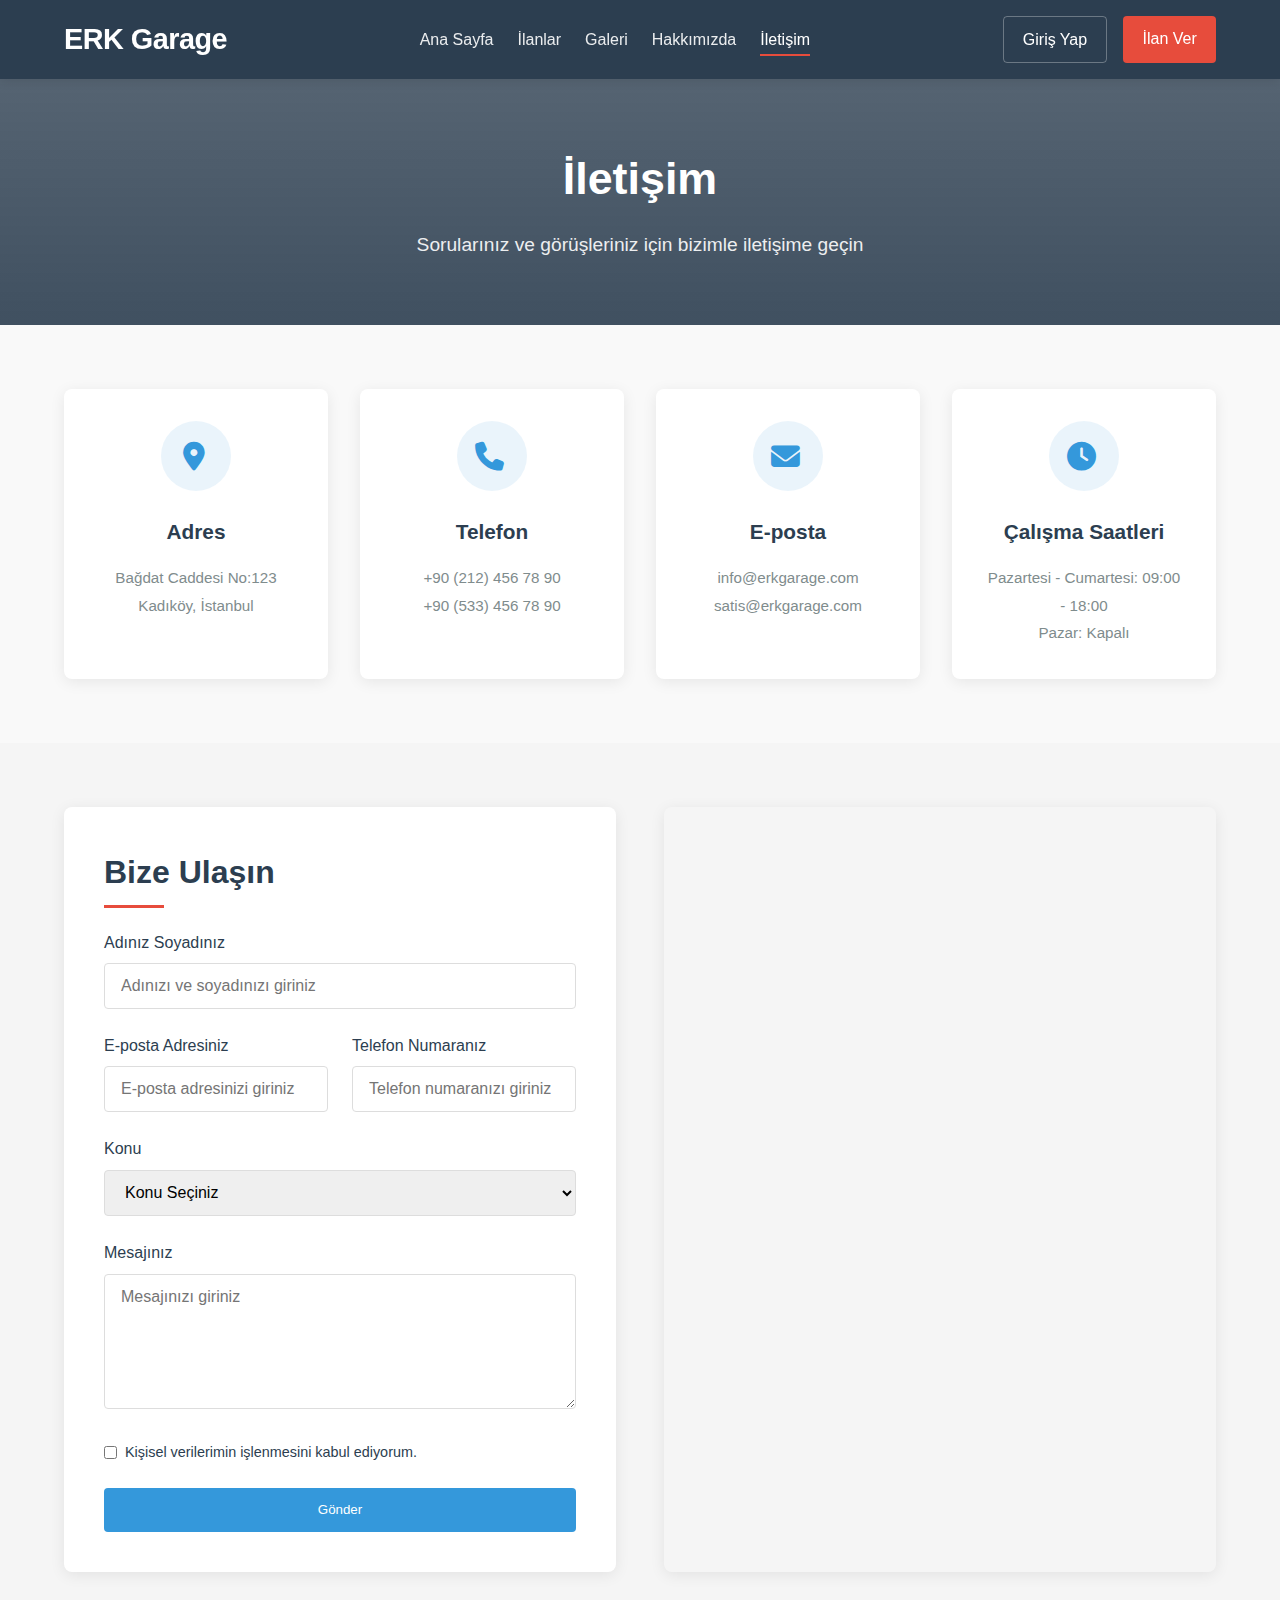
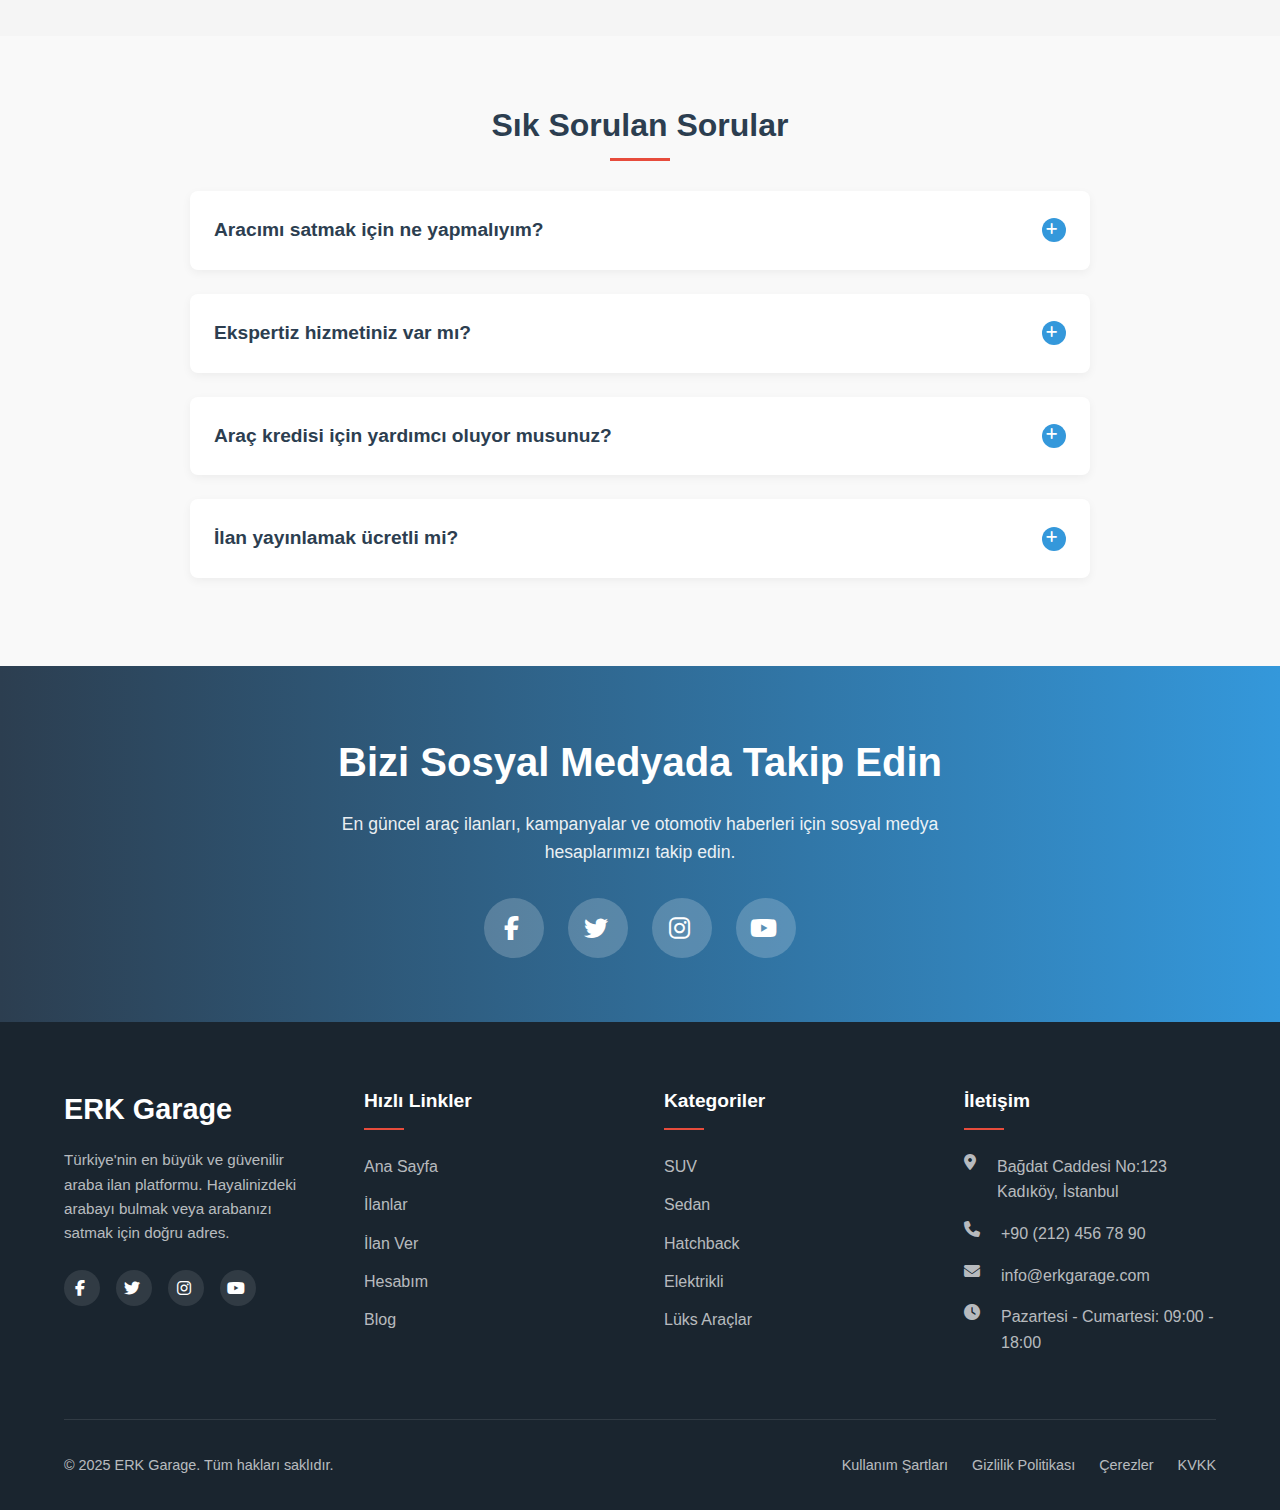
<file: samet eriklioglu proje/html/iletisim.html>
<!DOCTYPE html>
<html lang="tr">
<head>
    <meta charset="UTF-8">
    <meta name="viewport" content="width=device-width, initial-scale=1.0">
    <title>İletişim | ERK Garage</title>
    <link rel="stylesheet" href="../css/style.css">
    <link rel="stylesheet" href="../css/iletisim.css">
    <link rel="stylesheet" href="https://cdnjs.cloudflare.com/ajax/libs/font-awesome/6.4.0/css/all.min.css">
</head>
<body>
    <header>
        <div class="container">
            <div class="header-content">
                <div class="logo">ERK Garage</div>
                <nav>
                    <ul class="main-nav">
                        <li><a href="index.html">Ana Sayfa</a></li>
                        <li><a href="ilanlar.html">İlanlar</a></li>
                        <li><a href="galeri.html">Galeri</a></li>
                        <li><a href="hakkimizda.html">Hakkımızda</a></li>
                        <li><a href="iletisim.html" class="active">İletişim</a></li>
                    </ul>
                </nav>
                <div class="user-actions">
                    <a href="#" class="btn btn-light">Giriş Yap</a>
                    <a href="#" class="btn btn-secondary">İlan Ver</a>
                </div>
            </div>
        </div>
    </header>

    <section class="page-header" style="background: linear-gradient(rgba(44, 62, 80, 0.8), rgba(44, 62, 80, 0.9)), url('https://images.unsplash.com/photo-1553729459-efe14ef6055d?ixlib=rb-4.0.3&auto=format&fit=crop&w=1600&h=400&q=80') center/cover no-repeat;">
        <div class="container">
            <h1>İletişim</h1>
            <p>Sorularınız ve görüşleriniz için bizimle iletişime geçin</p>
        </div>
    </section>

    <section class="contact-info-section">
        <div class="container">
            <div class="contact-info-grid">
                <div class="contact-info-card">
                    <div class="contact-icon">
                        <i class="fas fa-map-marker-alt"></i>
                    </div>
                    <h3>Adres</h3>
                    <p>Bağdat Caddesi No:123<br>Kadıköy, İstanbul</p>
                </div>
                <div class="contact-info-card">
                    <div class="contact-icon">
                        <i class="fas fa-phone"></i>
                    </div>
                    <h3>Telefon</h3>
                    <p>+90 (212) 456 78 90<br>+90 (533) 456 78 90</p>
                </div>
                <div class="contact-info-card">
                    <div class="contact-icon">
                        <i class="fas fa-envelope"></i>
                    </div>
                    <h3>E-posta</h3>
                    <p>info@erkgarage.com<br>satis@erkgarage.com</p>
                </div>
                <div class="contact-info-card">
                    <div class="contact-icon">
                        <i class="fas fa-clock"></i>
                    </div>
                    <h3>Çalışma Saatleri</h3>
                    <p>Pazartesi - Cumartesi: 09:00 - 18:00<br>Pazar: Kapalı</p>
                </div>
            </div>
        </div>
    </section>

    <section class="contact-form-section">
        <div class="container">
            <div class="contact-wrapper">
                <div class="contact-form-container">
                    <h2 class="section-title">Bize Ulaşın</h2>
                    <form class="contact-form">
                        <div class="form-group">
                            <label for="name">Adınız Soyadınız</label>
                            <input type="text" id="name" name="name" placeholder="Adınızı ve soyadınızı giriniz" required>
                        </div>
                        <div class="form-row">
                            <div class="form-group">
                                <label for="email">E-posta Adresiniz</label>
                                <input type="email" id="email" name="email" placeholder="E-posta adresinizi giriniz" required>
                            </div>
                            <div class="form-group">
                                <label for="phone">Telefon Numaranız</label>
                                <input type="tel" id="phone" name="phone" placeholder="Telefon numaranızı giriniz">
                            </div>
                        </div>
                        <div class="form-group">
                            <label for="subject">Konu</label>
                            <select id="subject" name="subject">
                                <option value="">Konu Seçiniz</option>
                                <option value="sipariş">Satış Hakkında</option>
                                <option value="teknik">Teknik Destek</option>
                                <option value="öneri">Öneri/Şikayet</option>
                                <option value="diğer">Diğer</option>
                            </select>
                        </div>
                        <div class="form-group">
                            <label for="message">Mesajınız</label>
                            <textarea id="message" name="message" rows="6" placeholder="Mesajınızı giriniz" required></textarea>
                        </div>
                        <div class="form-group form-check">
                            <input type="checkbox" id="consent" name="consent" required>
                            <label for="consent">Kişisel verilerimin işlenmesini kabul ediyorum.</label>
                        </div>
                        <button type="submit" class="btn btn-primary btn-full">Gönder</button>
                    </form>
                </div>
                <div class="contact-map">
                    <iframe src="https://www.google.com/maps/embed?pb=!1m18!1m12!1m3!1d24085.99538006641!2d29.04549716885371!3d40.97160467652553!2m3!1f0!2f0!3f0!3m2!1i1024!2i768!4f13.1!3m3!1m2!1s0x14cac790b17d1907%3A0xd2d24ea3f5e5c85!2zS2FkxLFrw7Z5LCDEsHN0YW5idWw!5e0!3m2!1str!2str!4v1638014459524!5m2!1str!2str" width="100%" height="450" style="border:0;" allowfullscreen="" loading="lazy"></iframe>
                </div>
            </div>
        </div>
    </section>

    <section class="faq-section">
        <div class="container">
            <h2 class="section-title">Sık Sorulan Sorular</h2>
            <div class="faq-container">
                <div class="faq-item">
                    <div class="faq-question">
                        <h3>Aracımı satmak için ne yapmalıyım?</h3>
                        <span class="faq-toggle"><i class="fas fa-plus"></i></span>
                    </div>
                    <div class="faq-answer">
                        <p>Aracınızı satmak için websitemizdeki "İlan Ver" butonuna tıklayarak üyelik oluşturabilir ve ardından ilan verme formunu doldurarak aracınızı satışa çıkarabilirsiniz. Detaylı bilgi için bize telefonla da ulaşabilirsiniz.</p>
                    </div>
                </div>
                <div class="faq-item">
                    <div class="faq-question">
                        <h3>Ekspertiz hizmetiniz var mı?</h3>
                        <span class="faq-toggle"><i class="fas fa-plus"></i></span>
                    </div>
                    <div class="faq-answer">
                        <p>Evet, anlaşmalı olduğumuz ekspertiz merkezlerinde indirimli olarak araç kontrolü yaptırabilirsiniz. Premium üyelerimiz için bu hizmet ücretsizdir. Ayrıca talep edilmesi durumunda ekspertiz raporlarını dijital olarak da sunabiliyoruz.</p>
                    </div>
                </div>
                <div class="faq-item">
                    <div class="faq-question">
                        <h3>Araç kredisi için yardımcı oluyor musunuz?</h3>
                        <span class="faq-toggle"><i class="fas fa-plus"></i></span>
                    </div>
                    <div class="faq-answer">
                        <p>Evet, anlaşmalı bankalarımız aracılığıyla araç kredisi başvurusu yapmanıza yardımcı oluyoruz. Ofisimize gelerek ya da telefonla bize ulaşarak kredi seçenekleri hakkında bilgi alabilirsiniz.</p>
                    </div>
                </div>
                <div class="faq-item">
                    <div class="faq-question">
                        <h3>İlan yayınlamak ücretli mi?</h3>
                        <span class="faq-toggle"><i class="fas fa-plus"></i></span>
                    </div>
                    <div class="faq-answer">
                        <p>Standart üyelerimiz için aylık 1 adet ücretsiz ilan hakkı bulunmaktadır. Premium üyelerimiz ise sınırsız ilan verebilir ve ilanları öne çıkarma gibi ek avantajlardan yararlanabilir. Detaylı bilgi için "Üyelik Paketleri" sayfamızı ziyaret edebilirsiniz.</p>
                    </div>
                </div>
            </div>
        </div>
    </section>

    <section class="call-to-action">
        <div class="container">
            <div class="cta-content">
                <h2>Bizi Sosyal Medyada Takip Edin</h2>
                <p>En güncel araç ilanları, kampanyalar ve otomotiv haberleri için sosyal medya hesaplarımızı takip edin.</p>
                <div class="social-links-large">
                    <a href="#" class="social-icon-large"><i class="fab fa-facebook-f"></i></a>
                    <a href="#" class="social-icon-large"><i class="fab fa-twitter"></i></a>
                    <a href="#" class="social-icon-large"><i class="fab fa-instagram"></i></a>
                    <a href="#" class="social-icon-large"><i class="fab fa-youtube"></i></a>
                </div>
            </div>
        </div>
    </section>

    <footer>
        <div class="container">
            <div class="footer-content">
                <div class="footer-col">
                    <div class="footer-logo">ERK Garage</div>
                    <p>Türkiye'nin en büyük ve güvenilir araba ilan platformu. Hayalinizdeki arabayı bulmak veya arabanızı satmak için doğru adres.</p>
                    <div class="social-links">
                        <a href="#" class="social-icon"><i class="fab fa-facebook-f"></i></a>
                        <a href="#" class="social-icon"><i class="fab fa-twitter"></i></a>
                        <a href="#" class="social-icon"><i class="fab fa-instagram"></i></a>
                        <a href="#" class="social-icon"><i class="fab fa-youtube"></i></a>
                    </div>
                </div>
                <div class="footer-col">
                    <h4>Hızlı Linkler</h4>
                    <ul class="footer-links">
                        <li><a href="index.html">Ana Sayfa</a></li>
                        <li><a href="ilanlar.html">İlanlar</a></li>
                        <li><a href="#">İlan Ver</a></li>
                        <li><a href="hesabim.html">Hesabım</a></li>
                        <li><a href="#">Blog</a></li>
                    </ul>
                </div>
                <div class="footer-col">
                    <h4>Kategoriler</h4>
                    <ul class="footer-links">
                        <li><a href="#">SUV</a></li>
                        <li><a href="#">Sedan</a></li>
                        <li><a href="#">Hatchback</a></li>
                        <li><a href="#">Elektrikli</a></li>
                        <li><a href="#">Lüks Araçlar</a></li>
                    </ul>
                </div>
                <div class="footer-col">
                    <h4>İletişim</h4>
                    <ul class="contact-info">
                        <li><i class="fas fa-map-marker-alt"></i> Bağdat Caddesi No:123 Kadıköy, İstanbul</li>
                        <li><i class="fas fa-phone"></i> +90 (212) 456 78 90</li>
                        <li><i class="fas fa-envelope"></i> info@erkgarage.com</li>
                        <li><i class="fas fa-clock"></i> Pazartesi - Cumartesi: 09:00 - 18:00</li>
                    </ul>
                </div>
            </div>
            <div class="footer-bottom">
                <p>&copy; 2025 ERK Garage. Tüm hakları saklıdır.</p>
                <ul class="footer-legal">
                    <li><a href="#">Kullanım Şartları</a></li>
                    <li><a href="#">Gizlilik Politikası</a></li>
                    <li><a href="#">Çerezler</a></li>
                    <li><a href="#">KVKK</a></li>
                </ul>
            </div>
        </div>
    </footer>

    <script>
        // FAQ toggle fonksiyonu
        document.addEventListener('DOMContentLoaded', function() {
            const faqItems = document.querySelectorAll('.faq-question');
            
            faqItems.forEach(item => {
                item.addEventListener('click', function() {
                    const parent = this.parentElement;
                    const icon = this.querySelector('.faq-toggle i');
                    
                    // Tüm diğer açık olan FAQ'ları kapat
                    document.querySelectorAll('.faq-item').forEach(faq => {
                        if (faq !== parent && faq.classList.contains('active')) {
                            faq.classList.remove('active');
                            faq.querySelector('.faq-toggle i').classList.remove('fa-minus');
                            faq.querySelector('.faq-toggle i').classList.add('fa-plus');
                        }
                    });
                    
                    // Tıklanan FAQ'yu aç/kapat
                    parent.classList.toggle('active');
                    
                    if (parent.classList.contains('active')) {
                        icon.classList.remove('fa-plus');
                        icon.classList.add('fa-minus');
                    } else {
                        icon.classList.remove('fa-minus');
                        icon.classList.add('fa-plus');
                    }
                });
            });
        });
    </script>
</body>
</html>
</file>
<file: samet eriklioglu proje/css/style.css>
:root {
    --primary: #2c3e50;
    --secondary: #e74c3c;
    --light: #ecf0f1;
    --dark: #1a252f;
    --accent: #3498db;
    --success: #2ecc71;
    --gray: #7f8c8d;
    --lightgray: #f5f5f5;
    --border: #ddd;
    --shadow: rgba(0, 0, 0, 0.1);
}

* {
    margin: 0;
    padding: 0;
    box-sizing: border-box;
    font-family: 'Segoe UI', Tahoma, Geneva, Verdana, sans-serif;
}

body {
    background-color: #f9f9f9;
    color: var(--dark);
    line-height: 1.6;
}

a {
    text-decoration: none;
    color: inherit;
}

ul {
    list-style: none;
}

img {
    max-width: 100%;
    height: auto;
    display: block;
}

.container {
    width: 90%;
    max-width: 1200px;
    margin: 0 auto;
}

/* Header Styles */
header {
    background-color: var(--primary);
    color: white;
    padding: 1rem 0;
    box-shadow: 0 2px 10px rgba(0, 0, 0, 0.1);
    position: sticky;
    top: 0;
    z-index: 100;
}

.header-content {
    display: flex;
    justify-content: space-between;
    align-items: center;
}

.logo {
    font-size: 1.8rem;
    font-weight: 700;
    color: white;
    letter-spacing: -0.5px;
}

.main-nav {
    display: flex;
    gap: 1.5rem;
}

.main-nav a {
    color: rgba(255, 255, 255, 0.9);
    font-weight: 500;
    padding: 0.5rem 0;
    position: relative;
    transition: color 0.3s;
}

.main-nav a:hover,
.main-nav a.active {
    color: white;
}

.main-nav a.active:after {
    content: '';
    position: absolute;
    bottom: 0;
    left: 0;
    width: 100%;
    height: 2px;
    background-color: var(--secondary);
}

.user-actions {
    display: flex;
    gap: 1rem;
}

/* Button Styles */
.btn {
    display: inline-block;
    padding: 0.6rem 1.2rem;
    border-radius: 4px;
    font-weight: 500;
    text-align: center;
    cursor: pointer;
    transition: all 0.3s;
}

.btn-light {
    background-color: transparent;
    color: white;
    border: 1px solid rgba(255, 255, 255, 0.3);
}

.btn-light:hover {
    background-color: rgba(255, 255, 255, 0.1);
}

.btn-primary {
    background-color: var(--accent);
    color: white;
    border: none;
}

.btn-primary:hover {
    background-color: #2980b9;
}

.btn-secondary {
    background-color: var(--secondary);
    color: white;
    border: none;
}

.btn-secondary:hover {
    background-color: #c0392b;
}

.btn-outline {
    background-color: transparent;
    border: 1px solid var(--gray);
    color: var(--dark);
}

.btn-outline:hover {
    background-color: var(--lightgray);
}

.btn-outline-primary {
    background-color: transparent;
    border: 1px solid var(--accent);
    color: var(--accent);
}

.btn-outline-primary:hover {
    background-color: var(--accent);
    color: white;
}

.btn-lg {
    padding: 0.8rem 1.8rem;
    font-size: 1.1rem;
}

/* Hero Section */
.hero {
    background: linear-gradient(rgba(44, 62, 80, 0.8), rgba(44, 62, 80, 0.9)), url('/api/placeholder/1600/800') center/cover no-repeat;
    color: white;
    padding: 5rem 0;
    text-align: center;
}

.hero-content h1 {
    font-size: 2.8rem;
    margin-bottom: 1rem;
    font-weight: 600;
}

.hero-content p {
    font-size: 1.2rem;
    margin-bottom: 2rem;
    opacity: 0.9;
}

.search-box {
    background-color: rgba(255, 255, 255, 0.1);
    padding: 2rem;
    border-radius: 8px;
    max-width: 900px;
    margin: 0 auto;
}

.search-group {
    display: flex;
    flex-wrap: wrap;
    gap: 1rem;
}

.search-group select,
.search-group button {
    flex: 1;
    padding: 0.8rem 1rem;
    border-radius: 4px;
    border: none;
    font-size: 1rem;
    min-width: 150px;
}

.search-group select {
    background-color: white;
    color: var(--dark);
}

/* Section Styles */
section {
    padding: 4rem 0;
}

.section-title {
    text-align: center;
    font-size: 2rem;
    margin-bottom: 2.5rem;
    position: relative;
    color: var(--primary);
}

.section-title:after {
    content: '';
    position: absolute;
    bottom: -10px;
    left: 50%;
    transform: translateX(-50%);
    width: 60px;
    height: 3px;
    background-color: var(--secondary);
}

/* Featured Cars */
.car-grid {
    display: grid;
    grid-template-columns: repeat(auto-fit, minmax(350px, 1fr));
    gap: 2rem;
}

.car-card {
    background-color: white;
    border-radius: 8px;
    overflow: hidden;
    box-shadow: 0 4px 15px rgba(0, 0, 0, 0.1);
    transition: transform 0.3s;
    position: relative;
}

.car-card:hover {
    transform: translateY(-5px);
}

.car-badge {
    position: absolute;
    top: 15px;
    right: 15px;
    background-color: var(--accent);
    color: white;
    padding: 0.3rem 0.8rem;
    border-radius: 4px;
    font-size: 0.8rem;
    font-weight: 500;
    z-index: 2;
}

.car-badge.premium {
    background-color: var(--secondary);
}

.car-image {
    height: 220px;
    position: relative;
    overflow: hidden;
}

.car-image img {
    width: 100%;
    height: 100%;
    object-fit: cover;
    transition: transform 0.5s;
}

.car-card:hover .car-image img {
    transform: scale(1.05);
}

.car-info {
    padding: 1.5rem;
}

.car-title {
    display: flex;
    justify-content: space-between;
    align-items: flex-start;
    margin-bottom: 1rem;
}

.car-title h3 {
    font-size: 1.3rem;
    font-weight: 600;
    color: var(--primary);
}

.car-price {
    font-size: 1.2rem;
    font-weight: 700;
    color: var(--secondary);
}

.car-details {
    display: flex;
    flex-wrap: wrap;
    gap: 1rem;
    margin-bottom: 1rem;
    font-size: 0.9rem;
    color: var(--gray);
}

.car-details span {
    display: flex;
    align-items: center;
    gap: 0.3rem;
}

.car-description {
    margin-bottom: 1.2rem;
    color: var(--gray);
    font-size: 0.95rem;
    line-height: 1.5;
}

.car-actions {
    display: flex;
    gap: 1rem;
}

.view-more {
    text-align: center;
    margin-top: 3rem;
}

/* Brand Grid */
.brand-grid {
    display: grid;
    grid-template-columns: repeat(auto-fit, minmax(150px, 1fr));
    gap: 1.5rem;
    margin-top: 1rem;
}

.brand-item {
    display: flex;
    flex-direction: column;
    align-items: center;
    padding: 1.5rem;
    background-color: white;
    border-radius: 8px;
    box-shadow: 0 3px 10px rgba(0, 0, 0, 0.08);
    transition: all 0.3s;
}

.brand-item:hover {
    transform: translateY(-5px);
    box-shadow: 0 5px 15px rgba(0, 0, 0, 0.1);
}

.brand-icon {
    width: 60px;
    height: 60px;
    border-radius: 50%;
    background-color: var(--lightgray);
    display: flex;
    align-items: center;
    justify-content: center;
    font-size: 1.8rem;
    font-weight: bold;
    color: var(--primary);
    margin-bottom: 1rem;
}

.brand-item span {
    font-weight: 500;
    color: var(--dark);
}

/* Category Grid */
.category-grid {
    display: grid;
    grid-template-columns: repeat(auto-fit, minmax(250px, 1fr));
    gap: 1.5rem;
}

.category-item {
    position: relative;
    height: 200px;
    border-radius: 8px;
    overflow: hidden;
    box-shadow: 0 3px 10px rgba(0, 0, 0, 0.1);
    transition: transform 0.3s;
}

.category-item:hover {
    transform: translateY(-5px);
}

.category-item img {
    width: 100%;
    height: 100%;
    object-fit: cover;
    transition: transform 0.5s;
}

.category-item:hover img {
    transform: scale(1.05);
}

.category-item span {
    position: absolute;
    bottom: 0;
    left: 0;
    right: 0;
    background: linear-gradient(transparent, rgba(0, 0, 0, 0.7));
    color: white;
    padding: 1rem;
    font-size: 1.2rem;
    font-weight: 600;
}

/* Call to Action */
.call-to-action {
    background: linear-gradient(to right, var(--primary), var(--accent));
    color: white;
    padding: 4rem 0;
    text-align: center;
}

.cta-content h2 {
    font-size: 2.5rem;
    margin-bottom: 1rem;
    font-weight: 600;
}

.cta-content p {
    font-size: 1.1rem;
    margin-bottom: 2rem;
    max-width: 700px;
    margin-left: auto;
    margin-right: auto;
    opacity: 0.9;
}

/* Features */
.features-grid {
    display: grid;
    grid-template-columns: repeat(auto-fit, minmax(250px, 1fr));
    gap: 2rem;
}

.feature-item {
    background-color: white;
    padding: 2rem;
    border-radius: 8px;
    text-align: center;
    box-shadow: 0 3px 15px rgba(0, 0, 0, 0.08);
    transition: transform 0.3s;
}

.feature-item:hover {
    transform: translateY(-5px);
}

.feature-icon {
    width: 70px;
    height: 70px;
    background-color: rgba(52, 152, 219, 0.1);
    color: var(--accent);
    border-radius: 50%;
    display: flex;
    align-items: center;
    justify-content: center;
    font-size: 1.8rem;
    margin: 0 auto 1.5rem;
}

.feature-item h3 {
    font-size: 1.3rem;
    margin-bottom: 1rem;
    color: var(--primary);
}

.feature-item p {
    color: var(--gray);
    font-size: 0.95rem;
}

/* Testimonials */
.testimonials {
    background-color: var(--lightgray);
}

.testimonial-grid {
    display: grid;
    grid-template-columns: repeat(auto-fit, minmax(300px, 1fr));
    gap: 2rem;
}

.testimonial-item {
    background-color: white;
    padding: 2rem;
    border-radius: 8px;
    box-shadow: 0 3px 10px rgba(0, 0, 0, 0.05);
}

.testimonial-content {
    margin-bottom: 1.5rem;
    position: relative;
}

.testimonial-content p {
    font-style: italic;
    color: var(--dark);
}

.testimonial-content:before {
    content: '"';
    font-size: 4rem;
    color: var(--accent);
    opacity: 0.1;
    position: absolute;
    top: -2rem;
    left: -1rem;
    font-family: Georgia, serif;
}

.testimonial-author {
    display: flex;
    align-items: center;
    gap: 1rem;
}

.author-avatar {
    width: 50px;
    height: 50px;
    background-color: var(--primary);
    color: white;
    border-radius: 50%;
    display: flex;
    align-items: center;
    justify-content: center;
    font-size: 1.5rem;
    font-weight: 500;
}

.author-info h4 {
    font-size: 1.1rem;
    color: var(--dark);
    margin-bottom: 0.2rem;
}

.author-info span {
    color: var(--gray);
    font-size: 0.9rem;
}

/* Blog Section */
.blog-grid {
    display: grid;
    grid-template-columns: repeat(auto-fit, minmax(300px, 1fr));
    gap: 2rem;
}

.blog-item {
    background-color: white;
    border-radius: 8px;
    overflow: hidden;
    box-shadow: 0 3px 15px rgba(0, 0, 0, 0.08);
    transition: transform 0.3s;
}

.blog-item:hover {
    transform: translateY(-5px);
}

.blog-image {
    height: 200px;
    overflow: hidden;
}

.blog-image img {
    width: 100%;
    height: 100%;
    object-fit: cover;
    transition: transform 0.5s;
}

.blog-item:hover .blog-image img {
    transform: scale(1.05);
}

.blog-content {
    padding: 1.5rem;
}

.blog-date {
    color: var(--gray);
    font-size: 0.85rem;
    margin-bottom: 0.5rem;
}

.blog-content h3 {
    font-size: 1.2rem;
    margin-bottom: 0.8rem;
    color: var(--primary);
    font-weight: 600;
}

.blog-content p {
    color: var(--gray);
    margin-bottom: 1rem;
    font-size: 0.95rem;
}

.read-more {
    color: var(--accent);
    font-weight: 500;
    font-size: 0.9rem;
    display: inline-flex;
    align-items: center;
}

.read-more:hover {
    text-decoration: underline;
}

/* Footer */
footer {
    background-color: var(--dark);
    color: white;
    padding-top: 4rem;
}

.footer-content {
    display: grid;
    grid-template-columns: repeat(auto-fit, minmax(200px, 1fr));
    gap: 3rem;
    margin-bottom: 3rem;
}

.footer-logo {
    font-size: 1.8rem;
    font-weight: 700;
    margin-bottom: 1rem;
}

.footer-col p {
    color: rgba(255, 255, 255, 0.7);
    margin-bottom: 1.5rem;
    font-size: 0.95rem;
    line-height: 1.6;
}

.social-links {
    display: flex;
    gap: 1rem;
}

.social-icon {
    width: 36px;
    height: 36px;
    background-color: rgba(255, 255, 255, 0.1);
    color: white;
    border-radius: 50%;
    display: flex;
    align-items: center;
    justify-content: center;
    transition: background-color 0.3s;
}

.social-icon:hover {
    background-color: var(--secondary);
}

.footer-col h4 {
    font-size: 1.2rem;
    margin-bottom: 1.5rem;
    position: relative;
    padding-bottom: 0.8rem;
}

.footer-col h4:after {
    content: '';
    position: absolute;
    bottom: 0;
    left: 0;
    width: 40px;
    height: 2px;
    background-color: var(--secondary);
}

.footer-links li {
    margin-bottom: 0.8rem;
}

.footer-links a {
    color: rgba(255, 255, 255, 0.7);
    transition: color 0.3s;
}

.footer-links a:hover {
    color: white;
}

.contact-info li {
    display: flex;
    align-items: flex-start;
    gap: 1rem;
    margin-bottom: 1rem;
    color: rgba(255, 255, 255, 0.7);
}

.footer-bottom {
    border-top: 1px solid rgba(255, 255, 255, 0.1);
    padding: 2rem 0;
    display: flex;
    justify-content: space-between;
    align-items: center;
    flex-wrap: wrap;
    gap: 1rem;
}

.footer-bottom p {
    color: rgba(255, 255, 255, 0.7);
    font-size: 0.9rem;
}

.footer-legal {
    display: flex;
    gap: 1.5rem;
    flex-wrap: wrap;
}

.footer-legal a {
    color: rgba(255, 255, 255, 0.7);
    font-size: 0.9rem;
    transition: color 0.3s;
}

.footer-legal a:hover {
    color: white;
}

/* Icon Fonts - Font Awesome için stil */
.fas, .fab {
    margin-right: 5px;
}

/* Responsive Design */
@media (max-width: 992px) {
    .header-content {
        flex-direction: column;
        gap: 1rem;
    }

    .logo {
        margin-bottom: 0.5rem;
    }

    .car-grid,
    .brand-grid,
    .category-grid,
    .features-grid,
    .testimonial-grid,
    .blog-grid {
        grid-template-columns: repeat(auto-fit, minmax(280px, 1fr));
    }
}

@media (max-width: 768px) {
    .main-nav {
        width: 100%;
        justify-content: center;
        margin: 1rem 0;
    }

    .user-actions {
        width: 100%;
        justify-content: center;
    }

    .search-group {
        flex-direction: column;
    }

    .footer-content {
        grid-template-columns: repeat(auto-fit, minmax(250px, 1fr));
        gap: 2rem;
    }

    .footer-bottom {
        flex-direction: column;
        text-align: center;
    }

    .footer-legal {
        justify-content: center;
    }
}

@media (max-width: 576px) {
    .hero-content h1 {
        font-size: 2.2rem;
    }

    .section-title {
        font-size: 1.8rem;
    }

    .cta-content h2 {
        font-size: 2rem;
    }
}
</file>
<file: samet eriklioglu proje/css/iletisim.css>
/* İletişim Sayfası için Ek CSS Stilleri */
/* Bu stilleri mevcut CSS dosyanızın sonuna ekleyebilirsiniz */

/* Sayfa Başlığı */
.page-header {
    padding: 4rem 0;
    text-align: center;
    color: white;
    margin-bottom: 2rem;
}

.page-header h1 {
    font-size: 2.8rem;
    margin-bottom: 1rem;
    font-weight: 600;
}

.page-header p {
    font-size: 1.2rem;
    opacity: 0.9;
}

/* İletişim Bilgileri Kartları */
.contact-info-section {
    padding: 2rem 0 4rem;
}

.contact-info-grid {
    display: grid;
    grid-template-columns: repeat(auto-fit, minmax(250px, 1fr));
    gap: 2rem;
}

.contact-info-card {
    background-color: white;
    padding: 2rem;
    border-radius: 8px;
    text-align: center;
    box-shadow: 0 3px 15px rgba(0, 0, 0, 0.08);
    transition: transform 0.3s;
}

.contact-info-card:hover {
    transform: translateY(-5px);
}

.contact-icon {
    width: 70px;
    height: 70px;
    background-color: rgba(52, 152, 219, 0.1);
    color: var(--accent);
    border-radius: 50%;
    display: flex;
    align-items: center;
    justify-content: center;
    font-size: 1.8rem;
    margin: 0 auto 1.5rem;
}

.contact-info-card h3 {
    font-size: 1.3rem;
    margin-bottom: 1rem;
    color: var(--primary);
}

.contact-info-card p {
    color: var(--gray);
    font-size: 0.95rem;
    line-height: 1.8;
}

/* İletişim Formu ve Harita */
.contact-form-section {
    padding: 4rem 0;
    background-color: var(--lightgray);
}

.contact-wrapper {
    display: grid;
    grid-template-columns: 1fr 1fr;
    gap: 3rem;
}

.contact-form-container {
    background-color: white;
    padding: 2.5rem;
    border-radius: 8px;
    box-shadow: 0 3px 15px rgba(0, 0, 0, 0.08);
}

.contact-form-container .section-title {
    text-align: left;
    margin-bottom: 2rem;
}

.contact-form-container .section-title:after {
    left: 0;
    transform: none;
}

.contact-form .form-group {
    margin-bottom: 1.5rem;
}

.form-row {
    display: grid;
    grid-template-columns: 1fr 1fr;
    gap: 1.5rem;
}

.contact-form label {
    display: block;
    margin-bottom: 0.5rem;
    font-weight: 500;
    color: var(--primary);
}

.contact-form input,
.contact-form select,
.contact-form textarea {
    width: 100%;
    padding: 0.8rem 1rem;
    border: 1px solid var(--border);
    border-radius: 4px;
    font-size: 1rem;
    transition: border-color 0.3s;
}

.contact-form input:focus,
.contact-form select:focus,
.contact-form textarea:focus {
    border-color: var(--accent);
    outline: none;
}

.form-check {
    display: flex;
    align-items: center;
    gap: 0.5rem;
}

.form-check input {
    width: auto;
}

.form-check label {
    margin-bottom: 0;
    font-size: 0.9rem;
}

.btn-full {
    width: 100%;
    padding: 0.9rem;
}

.contact-map {
    border-radius: 8px;
    overflow: hidden;
    box-shadow: 0 3px 15px rgba(0, 0, 0, 0.08);
    height: 100%;
}

/* SSS Bölümü */
.faq-section {
    padding: 4rem 0;
}

.faq-container {
    max-width: 900px;
    margin: 0 auto;
}

.faq-item {
    background-color: white;
    border-radius: 8px;
    box-shadow: 0 3px 10px rgba(0, 0, 0, 0.05);
    margin-bottom: 1.5rem;
    overflow: hidden;
}

.faq-question {
    padding: 1.5rem;
    display: flex;
    justify-content: space-between;
    align-items: center;
    cursor: pointer;
}

.faq-question h3 {
    font-size: 1.2rem;
    color: var(--primary);
    font-weight: 600;
}

.faq-toggle {
    width: 24px;
    height: 24px;
    background-color: var(--accent);
    color: white;
    border-radius: 50%;
    display: flex;
    align-items: center;
    justify-content: center;
    font-size: 0.8rem;
}

.faq-answer {
    padding: 0 1.5rem;
    max-height: 0;
    overflow: hidden;
    transition: max-height 0.3s ease-out;
}

.faq-item.active .faq-answer {
    padding: 0 1.5rem 1.5rem;
    max-height: 500px;
}

.faq-answer p {
    color: var(--gray);
    line-height: 1.6;
}

/* Sosyal Medya Bölümü */
.social-links-large {
    display: flex;
    justify-content: center;
    gap: 1.5rem;
    margin-top: 2rem;
}

.social-icon-large {
    width: 60px;
    height: 60px;
    background-color: rgba(255, 255, 255, 0.2);
    color: white;
    border-radius: 50%;
    display: flex;
    align-items: center;
    justify-content: center;
    font-size: 1.5rem;
    transition: all 0.3s;
}

.social-icon-large:hover {
    background-color: white;
    color: var(--accent);
    transform: translateY(-5px);
}

/* Responsive Ayarlamalar */
@media (max-width: 992px) {
    .contact-wrapper {
        grid-template-columns: 1fr;
    }
    
    .contact-map {
        height: 400px;
    }
}

@media (max-width: 768px) {
    .form-row {
        grid-template-columns: 1fr;
        gap: 1rem;
    }
    
    .page-header h1 {
        font-size: 2.2rem;
    }
    
    .contact-info-grid {
        grid-template-columns: repeat(auto-fit, minmax(220px, 1fr));
    }
    
    .social-links-large {
        gap: 1rem;
    }
    
    .social-icon-large {
        width: 50px;
        height: 50px;
        font-size: 1.2rem;
    }
}
</file>
